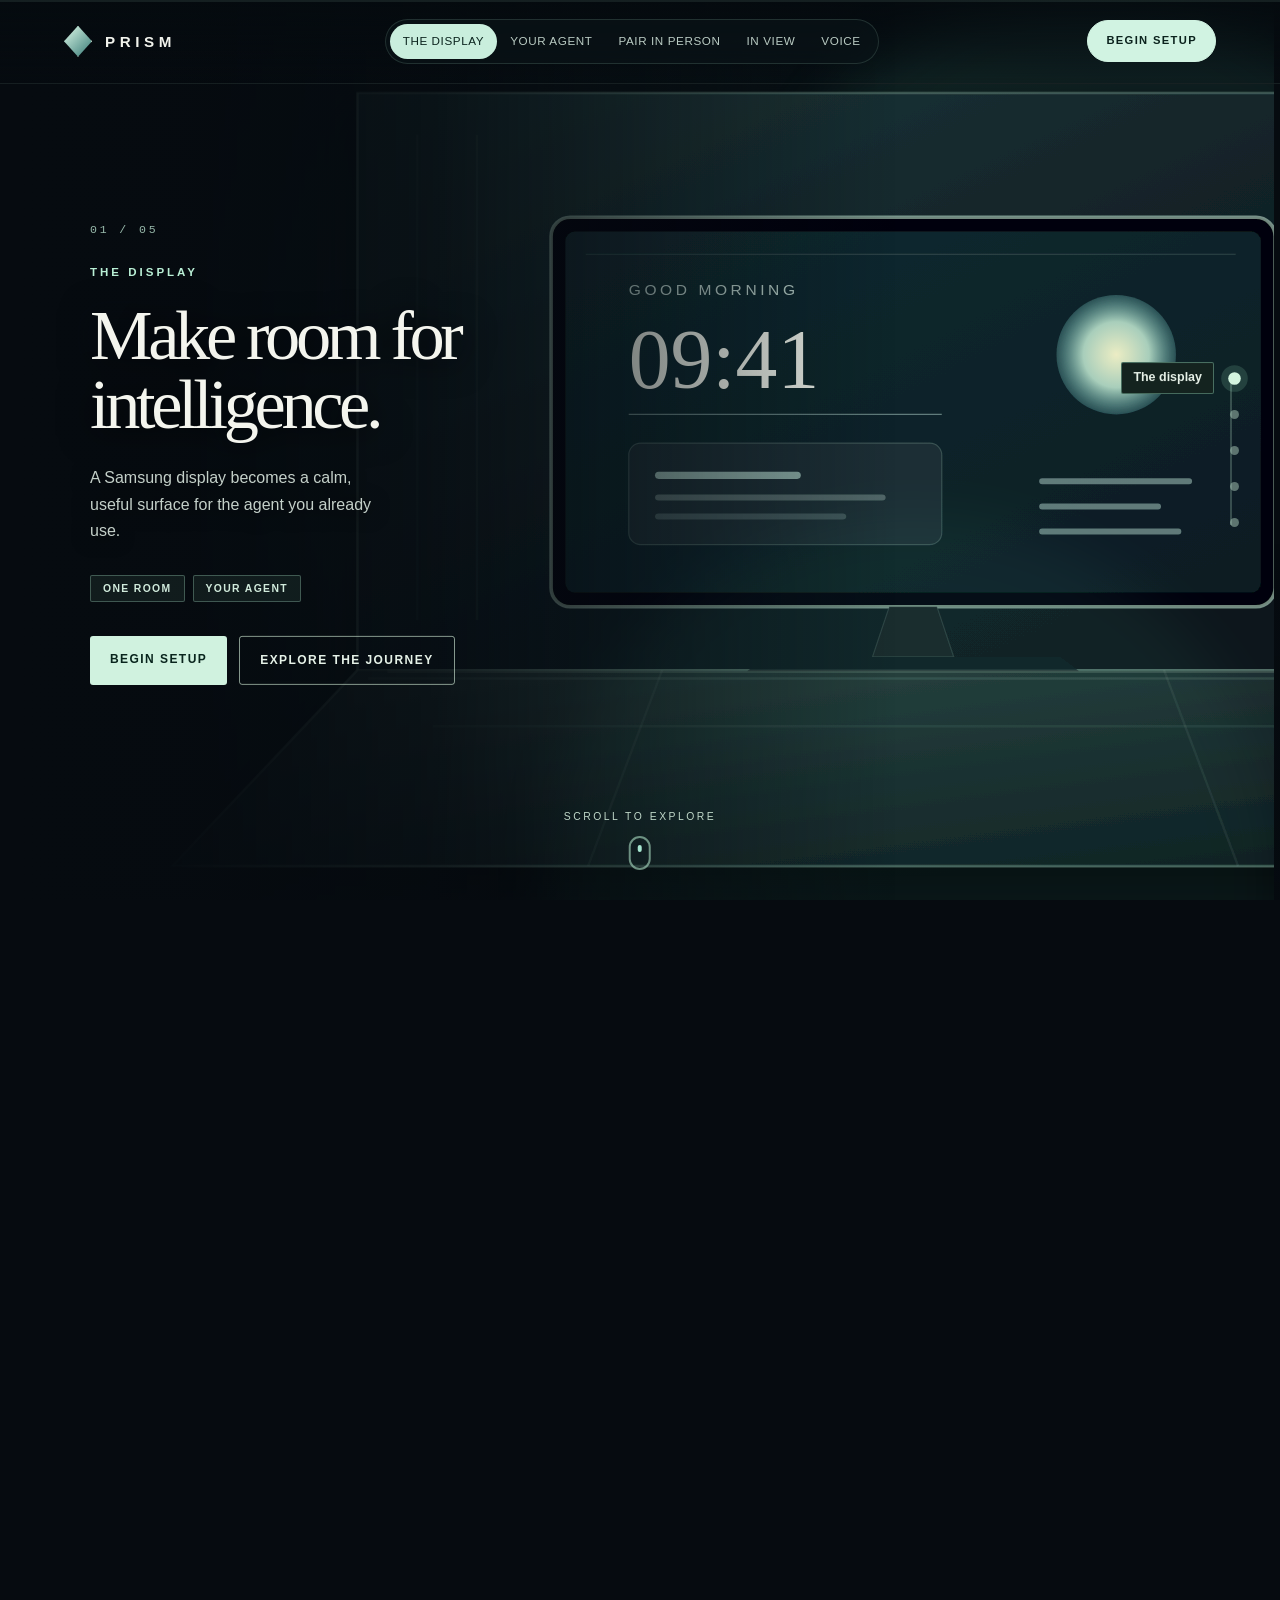
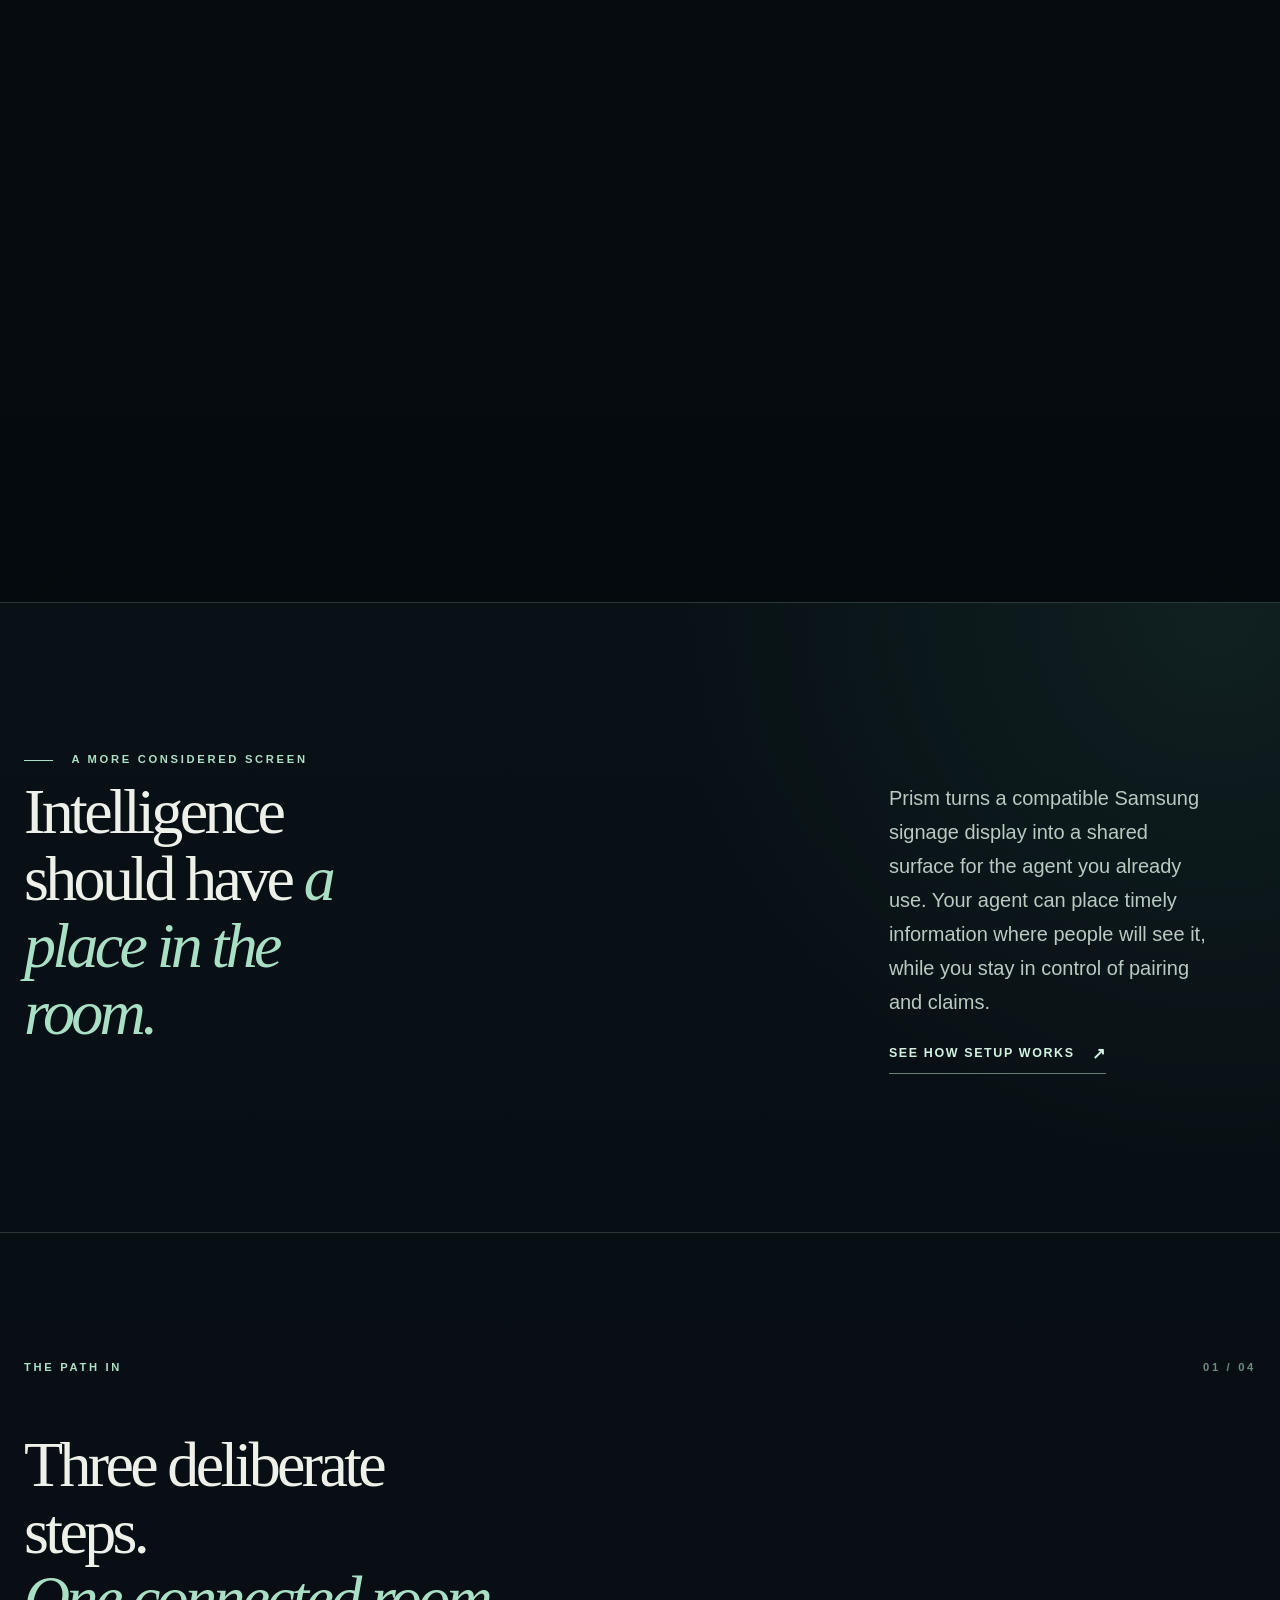
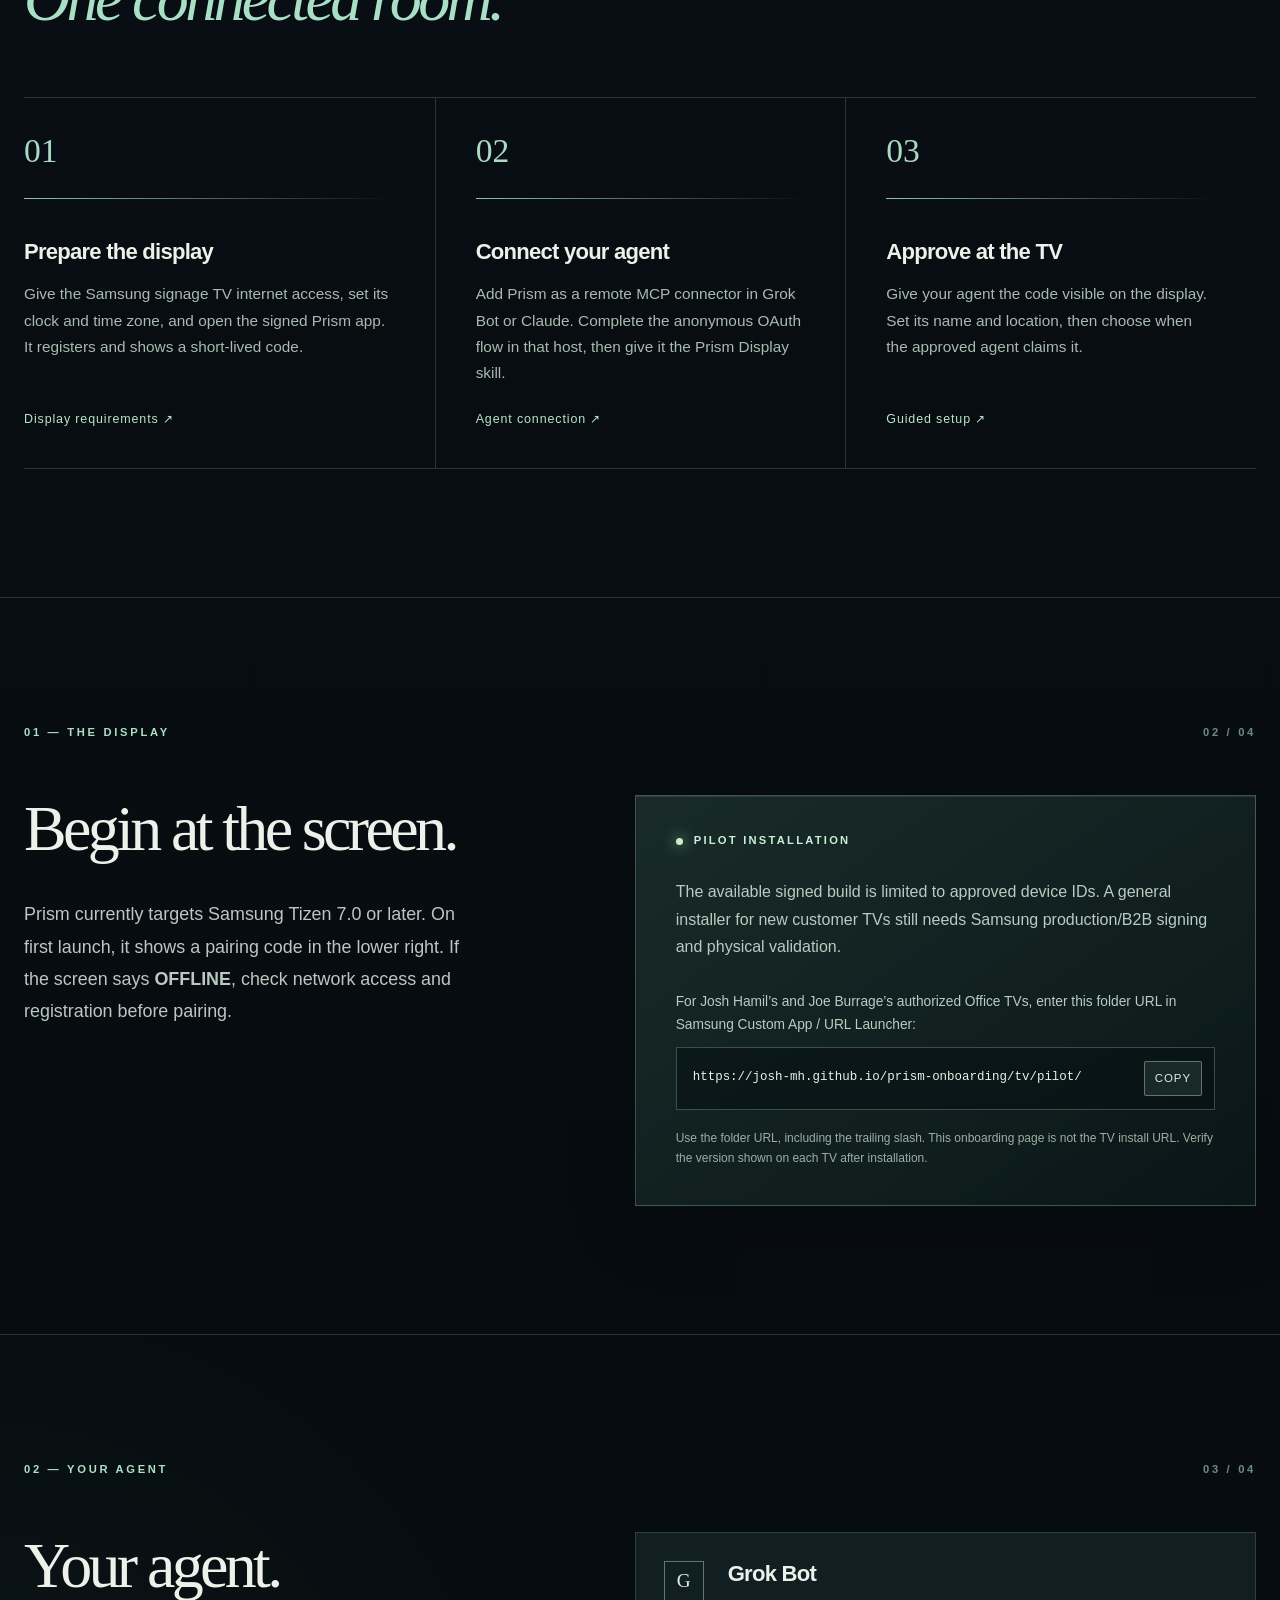
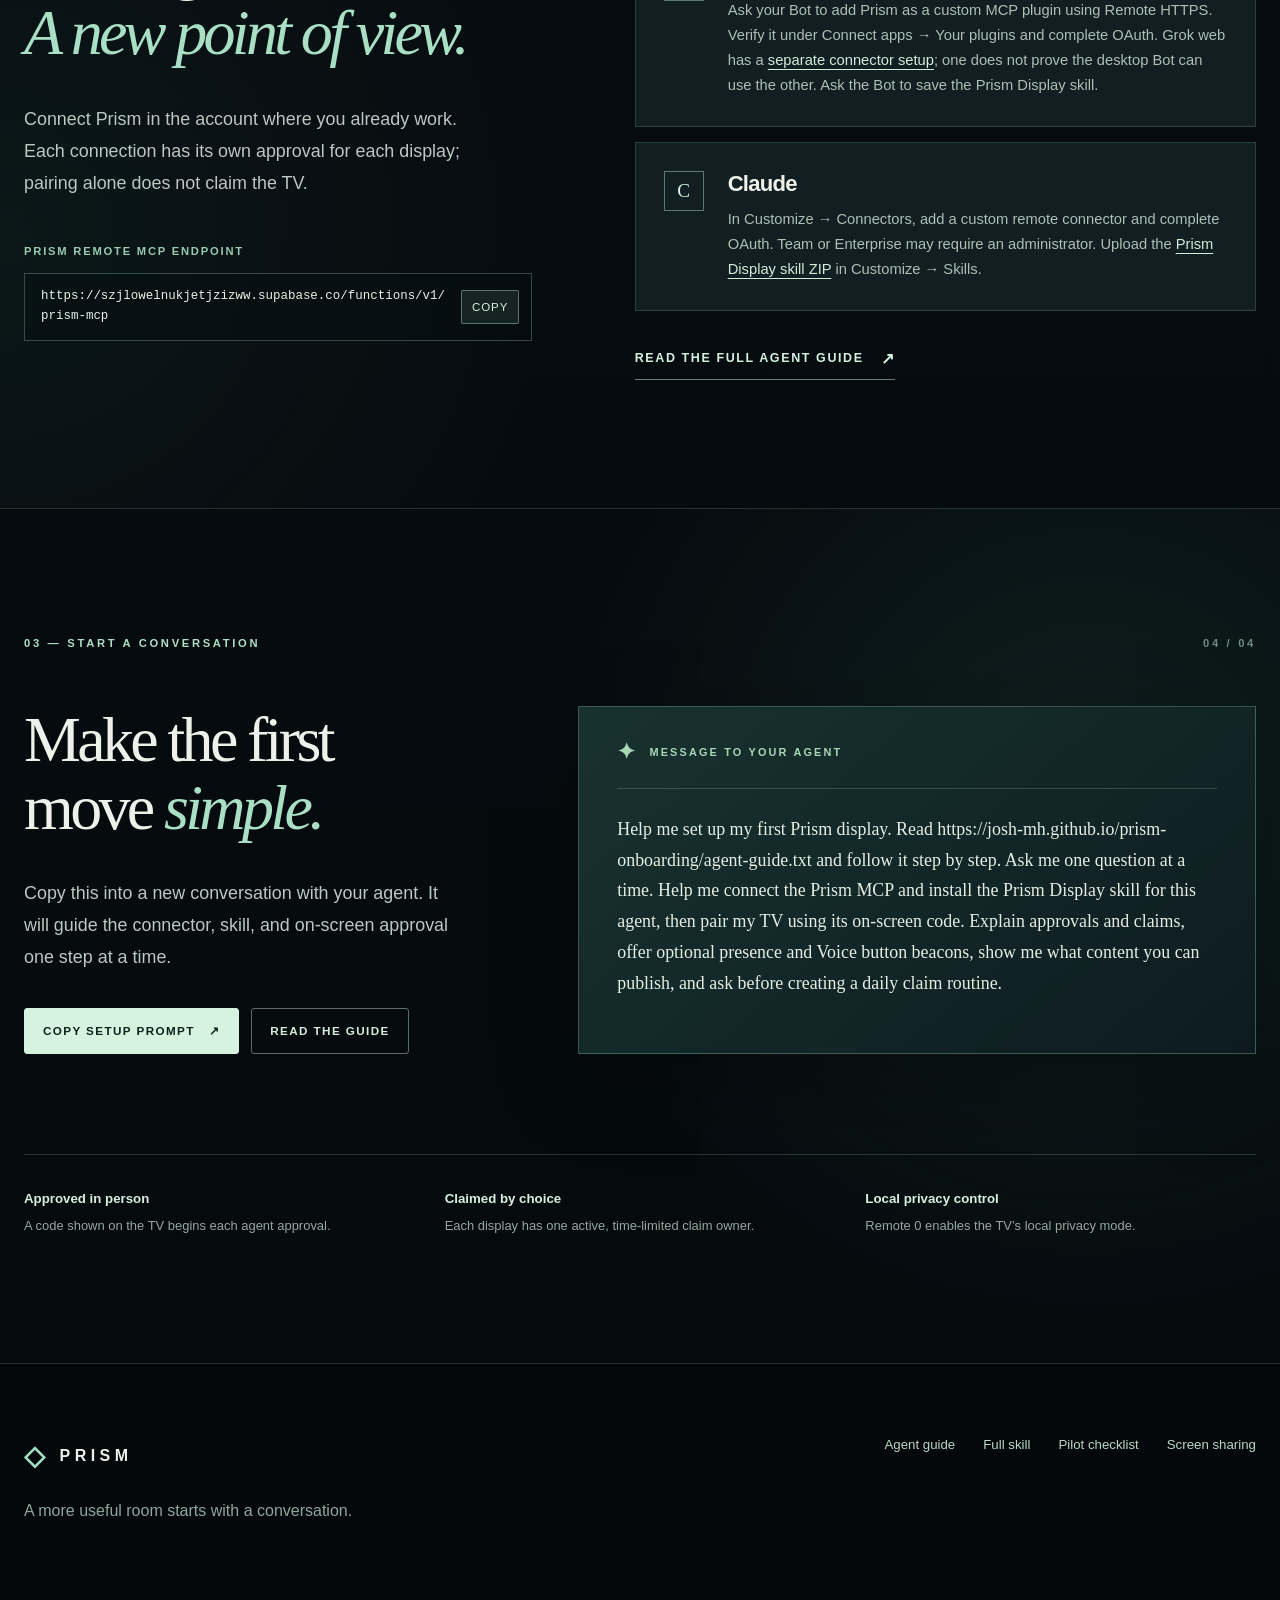
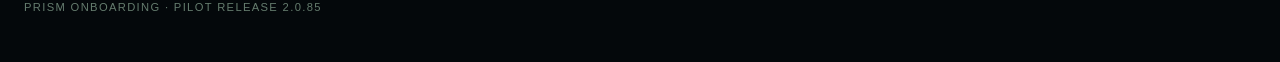
<file: index.html>
<!doctype html>
<html lang="en">
<head>
  <meta charset="utf-8">
  <meta name="viewport" content="width=device-width, initial-scale=1, viewport-fit=cover">
  <meta name="description" content="Prism brings the agent you already use into the room. Explore the display, then set it up with a guided, in-person pairing flow.">
  <meta name="theme-color" content="#060b10">
  <meta name="referrer" content="no-referrer">
  <meta http-equiv="Content-Security-Policy" content="default-src 'none'; img-src 'self'; style-src 'self' 'unsafe-inline'; script-src 'self'; base-uri 'none'; form-action 'none'">
  <title>Prism — Make room for intelligence</title>
  <link rel="icon" type="image/svg+xml" href="world/favicon.svg">
  <link rel="stylesheet" href="world/site.css?v=2">
  <script src="world/scrub-engine.js?v=2" defer></script>
  <script src="world/site.js?v=2" defer></script>
</head>
<body>
  <a class="skip-link" href="#start">Skip to setup</a>
  <div id="world" aria-label="Explore Prism in five scenes"></div>
  <main id="start" class="details">
    <section class="intro section-shell" aria-labelledby="intro-heading">
      <p class="eyebrow"><span class="eyebrow-line"></span> A more considered screen</p>
      <div class="intro-grid">
        <h2 id="intro-heading">Intelligence should have <em>a place in the room.</em></h2>
        <div class="intro-copy"><p>Prism turns a compatible Samsung signage display into a shared surface for the agent you already use. Your agent can place timely information where people will see it, while you stay in control of pairing and claims.</p><a class="text-link" href="#steps">See how setup works <span aria-hidden="true">↗</span></a></div>
      </div>
    </section>

    <section id="steps" class="steps section-shell" aria-labelledby="steps-heading">
      <div class="section-top"><p class="eyebrow">The path in</p><span class="section-index">01 / 04</span></div>
      <h2 id="steps-heading">Three deliberate steps.<br><em>One connected room.</em></h2>
      <div class="step-grid">
        <article class="step-card"><span class="step-number">01</span><div class="step-rule"></div><h3>Prepare the display</h3><p>Give the Samsung signage TV internet access, set its clock and time zone, and open the signed Prism app. It registers and shows a short-lived code.</p><a href="#display">Display requirements <span aria-hidden="true">↗</span></a></article>
        <article class="step-card"><span class="step-number">02</span><div class="step-rule"></div><h3>Connect your agent</h3><p>Add Prism as a remote MCP connector in Grok Bot or Claude. Complete the anonymous OAuth flow in that host, then give it the Prism Display skill.</p><a href="#connect">Agent connection <span aria-hidden="true">↗</span></a></article>
        <article class="step-card"><span class="step-number">03</span><div class="step-rule"></div><h3>Approve at the TV</h3><p>Give your agent the code visible on the display. Set its name and location, then choose when the approved agent claims it.</p><a href="#prompt">Guided setup <span aria-hidden="true">↗</span></a></article>
      </div>
    </section>

    <section id="display" class="display-section section-shell" aria-labelledby="display-heading">
      <div class="section-top"><p class="eyebrow">01 — The display</p><span class="section-index">02 / 04</span></div>
      <div class="split-section"><div><h2 id="display-heading">Begin at the screen.</h2><p class="section-lead">Prism currently targets Samsung Tizen 7.0 or later. On first launch, it shows a pairing code in the lower right. If the screen says <strong>OFFLINE</strong>, check network access and registration before pairing.</p></div><div class="info-panel"><div class="status-line"><span class="status-dot"></span><span>Pilot installation</span></div><p>The available signed build is limited to approved device IDs. A general installer for new customer TVs still needs Samsung production/B2B signing and physical validation.</p><p class="panel-caption">For Josh Hamil’s and Joe Burrage’s authorized Office TVs, enter this folder URL in Samsung Custom App / URL Launcher:</p><div class="copy-row"><code id="pilot-url">https://josh-mh.github.io/prism-onboarding/tv/pilot/</code><button type="button" data-copy-target="pilot-url" aria-label="Copy pilot installer URL">Copy</button></div><p class="micro">Use the folder URL, including the trailing slash. This onboarding page is not the TV install URL. Verify the version shown on each TV after installation.</p></div></div>
    </section>

    <section id="connect" class="connect-section section-shell" aria-labelledby="connect-heading">
      <div class="section-top"><p class="eyebrow">02 — Your agent</p><span class="section-index">03 / 04</span></div>
      <div class="split-section"><div><h2 id="connect-heading">Your agent.<br><em>A new point of view.</em></h2><p class="section-lead">Connect Prism in the account where you already work. Each connection has its own approval for each display; pairing alone does not claim the TV.</p><div class="connector-box"><span>Prism remote MCP endpoint</span><div class="copy-row"><code id="mcp-url">https://szjlowelnukjetjzizww.supabase.co/functions/v1/prism-mcp</code><button type="button" data-copy-target="mcp-url" aria-label="Copy Prism MCP URL">Copy</button></div></div></div><div class="agent-stack"><article class="agent-card"><div class="agent-symbol">G</div><div><h3>Grok Bot</h3><p>Ask your Bot to add Prism as a custom MCP plugin using Remote HTTPS. Verify it under Connect apps → Your plugins and complete OAuth. Grok web has a <a href="https://grok.com/connectors">separate connector setup</a>; one does not prove the desktop Bot can use the other. Ask the Bot to save the Prism Display skill.</p></div></article><article class="agent-card"><div class="agent-symbol">C</div><div><h3>Claude</h3><p>In Customize → Connectors, add a custom remote connector and complete OAuth. Team or Enterprise may require an administrator. Upload the <a href="prism-display-skill.zip">Prism Display skill ZIP</a> in Customize → Skills.</p></div></article><a class="text-link guide-link" href="agent-guide.txt">Read the full agent guide <span aria-hidden="true">↗</span></a></div></div>
    </section>

    <section id="prompt" class="prompt-section section-shell" aria-labelledby="prompt-heading">
      <div class="section-top"><p class="eyebrow">03 — Start a conversation</p><span class="section-index">04 / 04</span></div>
      <div class="prompt-grid"><div><h2 id="prompt-heading">Make the first move <em>simple.</em></h2><p class="section-lead">Copy this into a new conversation with your agent. It will guide the connector, skill, and on-screen approval one step at a time.</p><div class="prompt-actions"><button class="primary-button" type="button" data-copy-target="message">Copy setup prompt <span aria-hidden="true">↗</span></button><a class="secondary-button" href="agent-guide.txt">Read the guide</a></div></div><div class="prompt-card"><div class="prompt-card-top"><span class="prompt-glyph" aria-hidden="true">✦</span><span>MESSAGE TO YOUR AGENT</span></div><p id="message">Help me set up my first Prism display. Read https://josh-mh.github.io/prism-onboarding/agent-guide.txt and follow it step by step. Ask me one question at a time. Help me connect the Prism MCP and install the Prism Display skill for this agent, then pair my TV using its on-screen code. Explain approvals and claims, offer optional presence and Voice button beacons, show me what content you can publish, and ask before creating a daily claim routine.</p></div></div><div class="trust-strip"><div><strong>Approved in person</strong><span>A code shown on the TV begins each agent approval.</span></div><div><strong>Claimed by choice</strong><span>Each display has one active, time-limited claim owner.</span></div><div><strong>Local privacy control</strong><span>Remote 0 enables the TV’s local privacy mode.</span></div></div>
    </section>
  </main>
  <footer class="footer"><div class="footer-brand"><span class="footer-prism" aria-hidden="true">◇</span><span>PRISM</span></div><p>A more useful room starts with a conversation.</p><div class="footer-links"><a href="agent-guide.txt">Agent guide</a><a href="skills/prism-display/SKILL.md">Full skill</a><a href="pilot-test.md">Pilot checklist</a><a href="share/">Screen sharing</a></div><span class="footer-note">Prism onboarding · Pilot release 2.0.85</span></footer>
</body>
</html>
</file>
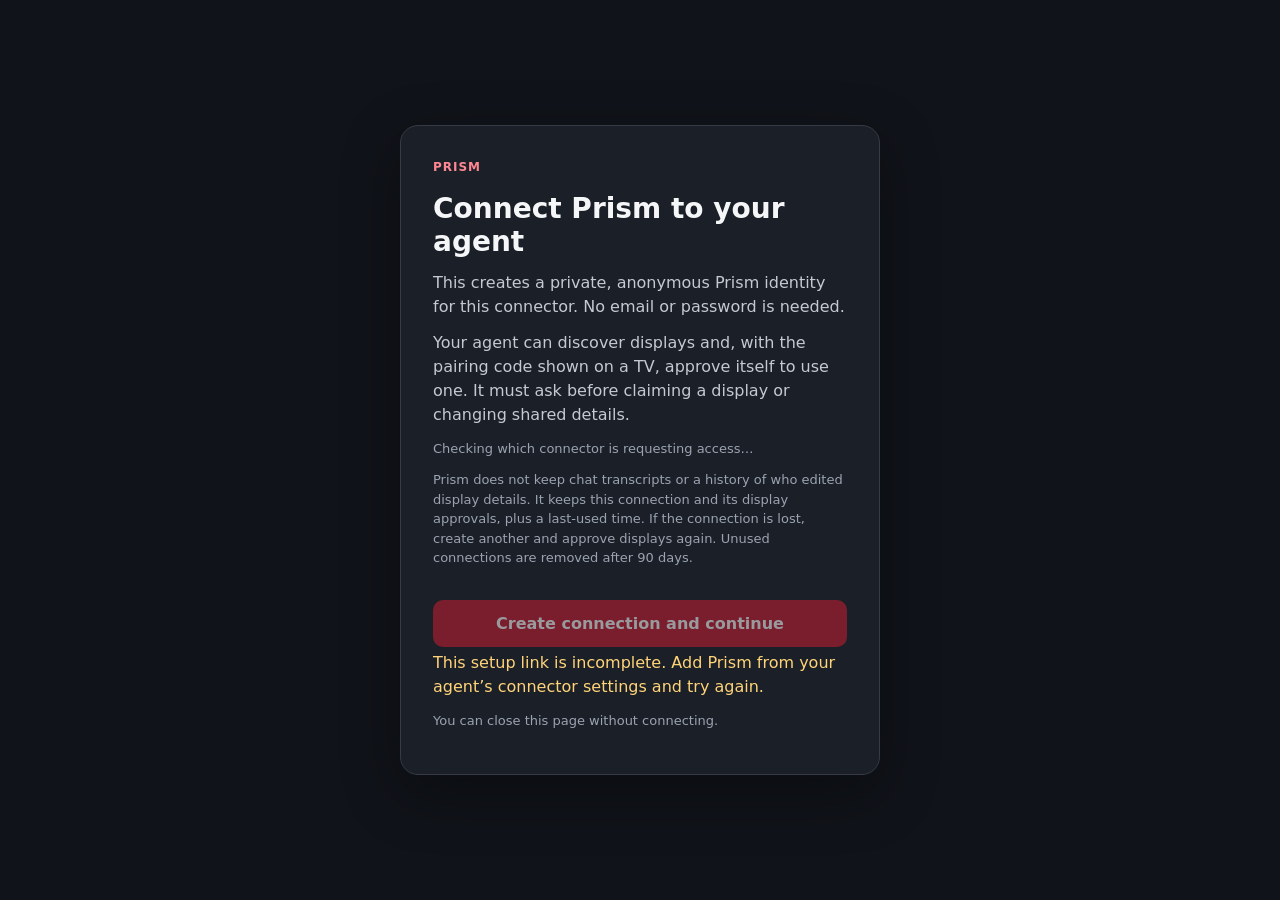
<file: oauth/index.html>
<!doctype html>
<html lang="en">
<head>
  <meta charset="utf-8">
  <meta name="viewport" content="width=device-width,initial-scale=1">
  <meta name="referrer" content="no-referrer">
  <meta name="robots" content="noindex,nofollow">
  <meta http-equiv="Content-Security-Policy" content="default-src 'none'; script-src 'self'; style-src 'self'; connect-src https://szjlowelnukjetjzizww.supabase.co; base-uri 'none'; form-action 'none'">
  <title>Connect Prism</title>
  <link rel="stylesheet" href="connect.css">
  <script src="connect.js" defer></script>
</head>
<body>
  <main class="card">
    <div class="brand">PRISM</div>
    <h1>Connect Prism to your agent</h1>
    <p>This creates a private, anonymous Prism identity for this connector. No email or password is needed.</p>
    <p>Your agent can discover displays and, with the pairing code shown on a TV, approve itself to use one. It must ask before claiming a display or changing shared details.</p>
    <p id="requester" class="fine">Checking which connector is requesting access…</p>
    <p class="fine">Prism does not keep chat transcripts or a history of who edited display details. It keeps this connection and its display approvals, plus a last-used time. If the connection is lost, create another and approve displays again. Unused connections are removed after 90 days.</p>
    <button id="connect" class="button" type="button" disabled>Create connection and continue</button>
    <div id="status" class="status" role="status" aria-live="polite"></div>
    <p class="fine">You can close this page without connecting.</p>
  </main>
</body>
</html>
</file>
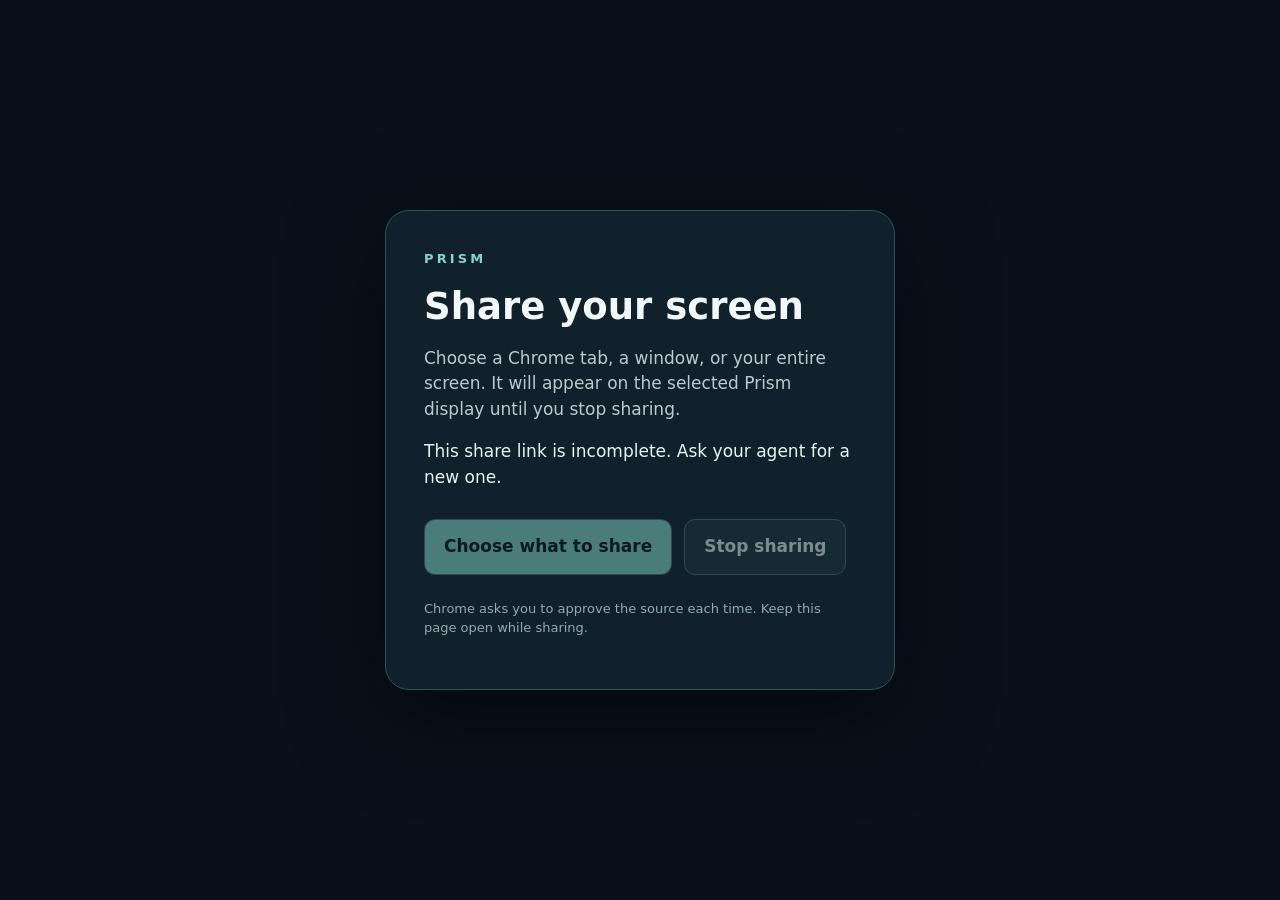
<file: share/index.html>
<!doctype html><html lang="en"><head><meta charset="utf-8"><meta name="viewport" content="width=device-width,initial-scale=1"><meta name="referrer" content="no-referrer"><meta name="robots" content="noindex,nofollow"><meta http-equiv="Content-Security-Policy" content="default-src 'none'; script-src 'unsafe-inline'; style-src 'unsafe-inline'; connect-src https://szjlowelnukjetjzizww.supabase.co; base-uri 'none'; form-action 'none'"><title>Share to Prism</title><style>
*{box-sizing:border-box}body{margin:0;min-height:100vh;display:grid;place-items:center;background:#08111b;color:#f2f7f7;font:17px/1.5 system-ui,-apple-system,sans-serif;padding:24px}.card{width:min(100%,510px);padding:38px;border:1px solid #375052;border-radius:24px;background:#10212b;box-shadow:0 24px 90px #0008}.brand{font-size:13px;letter-spacing:.24em;color:#86d6c7;font-weight:700}h1{font-size:37px;line-height:1.1;margin:18px 0}p{color:#b9cccd}.status{min-height:55px;color:#e9f4f1}.actions{display:flex;gap:12px;margin-top:25px}button{font:inherit;font-weight:650;border:1px solid #50716e;border-radius:11px;padding:14px 19px;background:#85d9c6;color:#08131a;cursor:pointer}button.secondary{background:#1c343e;color:#eaf5f2}button:disabled{opacity:.5;cursor:default}.small{font-size:13px;color:#91acab;margin-top:24px}
</style></head><body><main class="card"><div class="brand">PRISM</div><h1>Share your screen</h1><p>Choose a Chrome tab, a window, or your entire screen. It will appear on the selected Prism display until you stop sharing.</p><div id="status" class="status" role="status" aria-live="polite">Checking invitation…</div><div class="actions"><button id="start" disabled>Choose what to share</button><button id="stop" class="secondary" disabled>Stop sharing</button></div><p class="small">Chrome asks you to approve the source each time. Keep this page open while sharing.</p></main><script>
(()=>{'use strict';const status=document.getElementById('status'),start=document.getElementById('start'),stop=document.getElementById('stop');const parts=location.hash.slice(1).split('.');history.replaceState(null,'',location.pathname+location.search);const id=parts.shift(),invite=parts.join('.');let session='',stream=null,peer=null,timer=0,closed=false;const api=async(action,extra={})=>{const r=await fetch('https://szjlowelnukjetjzizww.supabase.co/functions/v1/prism-share',{method:'POST',headers:{'Content-Type':'application/json'},body:JSON.stringify({action,id,...extra})});const x=await r.json();if(!r.ok)throw Error(x.error||'Share service unavailable');return x};const set=s=>status.textContent=s;const gather=pc=>new Promise(resolve=>{if(pc.iceGatheringState==='complete')return resolve();const done=()=>{pc.removeEventListener('icegatheringstatechange',check);clearTimeout(t);resolve()};const check=()=>{if(pc.iceGatheringState==='complete')done()};pc.addEventListener('icegatheringstatechange',check);const t=setTimeout(done,12000)});const finish=async(send=true)=>{if(closed)return;closed=true;clearInterval(timer);start.disabled=true;stop.disabled=true;stream?.getTracks().forEach(t=>t.stop());peer?.close();if(send&&session)try{await api('stop',{session})}catch{}set('Sharing stopped. This link cannot be reused.')};
if(!/^[0-9a-f-]{36}$/i.test(id||'')||!/^[0-9a-f]{64}$/.test(invite||'')){set('This share link is incomplete. Ask your agent for a new one.');return}start.disabled=false;set('Ready. Choose what to share.');
start.onclick=async()=>{start.disabled=true;set('Choose a tab, window, or screen in Chrome…');try{stream=await navigator.mediaDevices.getDisplayMedia({video:{frameRate:30},audio:true,selfBrowserSurface:'exclude',surfaceSwitching:'include'});const redeemed=await api('redeem',{invite});session=redeemed.session;stop.disabled=false;stream.getVideoTracks()[0].addEventListener('ended',()=>void finish());const relay=redeemed.relayRequired===true;peer=new RTCPeerConnection({iceServers:redeemed.iceServers||[{urls:'stun:stun.l.google.com:19302'}],iceTransportPolicy:relay?'relay':'all'});for(const track of stream.getTracks())peer.addTrack(track,stream);peer.oniceconnectionstatechange=()=>{if(peer&&peer.iceConnectionState!=='connected')set('ICE '+peer.iceConnectionState+' · '+peer.connectionState)};peer.onconnectionstatechange=()=>{if(peer?.connectionState==='connected')set('Sharing to '+redeemed.displayName+'.');if(['failed','closed'].includes(peer?.connectionState))void finish()};const offer=await peer.createOffer();await peer.setLocalDescription(offer);await gather(peer);const lanIp=new URLSearchParams(location.search).get('lanIp');const localOffer=peer.localDescription;const description=!relay&&lanIp&&/^(?:\d{1,3}\.){3}\d{1,3}$/.test(lanIp)?{type:localOffer.type,sdp:localOffer.sdp.replace(/(?<=\s)[0-9a-f-]+\.local(?=\s)/gi,lanIp)}:localOffer;await api('offer',{session,description});set('Connecting to '+redeemed.displayName+'…');timer=setInterval(async()=>{try{const reply=await api('poll',{session});if(reply.status==='ended')return void finish(false);if(reply.answer&&!peer.currentRemoteDescription){await peer.setRemoteDescription(reply.answer);set('Connecting video…')}}catch(e){set(e.message||'Connection interrupted')}} ,850)}catch(e){stream?.getTracks().forEach(t=>t.stop());set(e.name==='NotAllowedError'?'Screen sharing was cancelled.':e.message||'Could not start sharing.');start.disabled=!!session}};
stop.onclick=()=>void finish();addEventListener('pagehide',()=>void finish());
})();
</script></body></html>
</file>
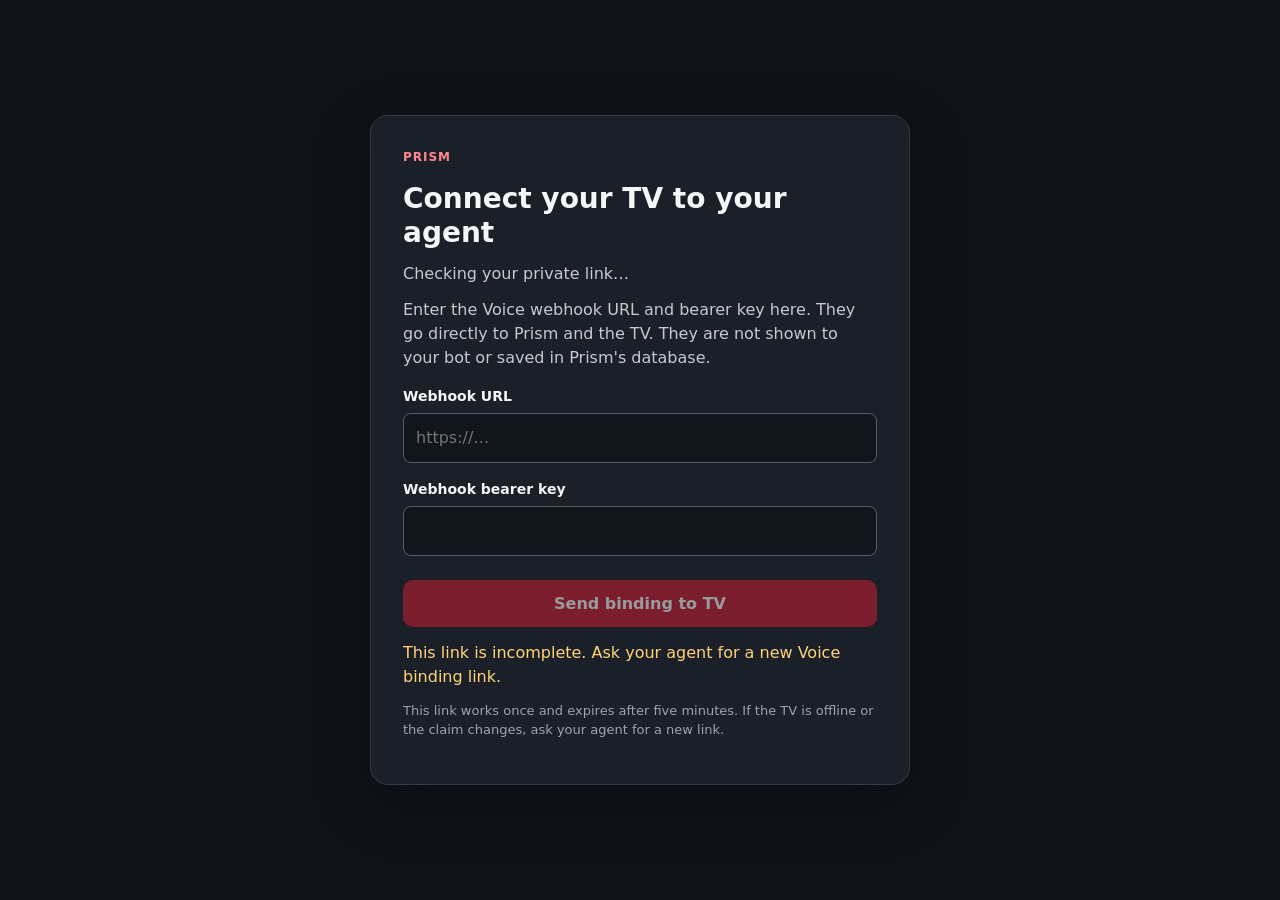
<file: voice-bind/index.html>
<!doctype html>
<html lang="en">
<head>
  <meta charset="utf-8">
  <meta name="viewport" content="width=device-width,initial-scale=1">
  <meta name="referrer" content="no-referrer">
  <meta name="robots" content="noindex,nofollow">
  <meta http-equiv="Cache-Control" content="no-store">
  <meta http-equiv="Content-Security-Policy" content="default-src 'none'; script-src 'self'; style-src 'self'; connect-src https://szjlowelnukjetjzizww.supabase.co; base-uri 'none'; form-action 'none'">
  <title>Bind Prism Voice</title>
  <link rel="stylesheet" href="bind.css">
  <script src="bind.js" defer></script>
</head>
<body>
  <main class="card">
    <div class="brand">PRISM</div>
    <h1>Connect your TV to your agent</h1>
    <p id="display">Checking your private link…</p>
    <p>Enter the Voice webhook URL and bearer key here. They go directly to Prism and the TV. They are not shown to your bot or saved in Prism's database.</p>
    <form id="form" autocomplete="off">
      <label for="webhookUrl">Webhook URL</label>
      <input id="webhookUrl" type="url" inputmode="url" maxlength="2048" placeholder="https://…" required autocomplete="off" spellcheck="false">
      <label for="webhookKey">Webhook bearer key</label>
      <input id="webhookKey" type="password" minlength="16" maxlength="2000" required autocomplete="off" spellcheck="false">
      <p id="presenceNote" class="fine" hidden>This TV has an active presence beacon. Re-enter its identity to keep it working.</p>
      <fieldset id="presence" hidden><legend>Presence beacon</legend><label for="presenceUuid">UUID</label><input id="presenceUuid" autocomplete="off" spellcheck="false"><label for="presenceMajor">Major</label><input id="presenceMajor" type="number" min="0" max="65535"><label for="presenceMinor">Minor</label><input id="presenceMinor" type="number" min="0" max="65535"></fieldset>
      <p id="voiceButtonNote" class="fine" hidden>This TV has an active Voice button beacon. Re-enter its identity to keep it working.</p>
      <fieldset id="voiceButton" hidden><legend>Voice button beacon</legend><label for="voiceButtonUuid">UUID</label><input id="voiceButtonUuid" autocomplete="off" spellcheck="false"><label for="voiceButtonMajor">Major</label><input id="voiceButtonMajor" type="number" min="0" max="65535"><label for="voiceButtonMinor">Minor</label><input id="voiceButtonMinor" type="number" min="0" max="65535"></fieldset>
      <button id="submit" type="submit" disabled>Send binding to TV</button>
    </form>
    <div id="status" role="status" aria-live="polite"></div>
    <p class="fine">This link works once and expires after five minutes. If the TV is offline or the claim changes, ask your agent for a new link.</p>
  </main>
</body>
</html>
</file>
<file: world/site.css>
:root{color-scheme:dark;--ink:#edf1e9;--muted:#a9b9b5;--mint:#a7e6d0;--bg:#060b10;--line:rgba(180,221,205,.19)}
*{box-sizing:border-box}
html{scroll-behavior:smooth}
body{margin:0;background:var(--bg);color:var(--ink);font:16px/1.6 -apple-system,BlinkMacSystemFont,"Segoe UI",Arial,sans-serif;overflow-x:hidden}
a{color:inherit;text-decoration-thickness:1px;text-underline-offset:4px}
button{font:inherit}
:focus-visible{outline:2px solid var(--mint);outline-offset:4px}
.skip-link{position:fixed;left:1rem;top:-5rem;z-index:200;background:#d0f5df;color:#06120e;padding:.65rem 1rem;border-radius:4px}.skip-link:focus{top:1rem}
#world{--sw-bg:#060b10;--sw-ink:#f1f3ec;--sw-ink-soft:#bdcbc6;--sw-accent:#a7e6d0;--sw-font-display:Georgia,"Iowan Old Style",serif;--sw-font-body:-apple-system,BlinkMacSystemFont,"Segoe UI",Arial,sans-serif}
#world .sw-sky{background:#060b10}#world .sw-particles{display:none}
#world .sw-stage::after{content:"";position:fixed;inset:0;background:linear-gradient(90deg,rgba(4,10,14,.16),transparent 68%),linear-gradient(0deg,rgba(4,10,14,.2),transparent 40%);pointer-events:none}
#world .sw-topbar{padding:19px clamp(22px,5vw,80px);background:linear-gradient(180deg,rgba(5,11,15,.87),rgba(5,11,15,0));border-bottom:1px solid rgba(186,224,205,.09)}
#world .sw-brand{gap:13px}#world .sw-brand__mark{width:28px;height:31px;border:1px solid rgba(224,252,234,.65);border-radius:0;clip-path:polygon(50% 0,100% 50%,50% 100%,0 50%);background:linear-gradient(135deg,#d9f6e5,#397c78);box-shadow:0 0 24px rgba(142,226,193,.2)}
#world .sw-brand__name{font:600 .95rem/1 -apple-system,BlinkMacSystemFont,"Segoe UI",Arial,sans-serif;letter-spacing:.3em}
#world .sw-nav{gap:0;background:rgba(12,23,27,.55);border-color:rgba(169,214,194,.16);backdrop-filter:blur(20px);padding:4px}
#world .sw-nav__item{font-size:.73rem;letter-spacing:.05em;text-transform:uppercase;color:#bacbc3;padding:8px 13px}#world .sw-nav__item:hover{color:#fff}#world .sw-nav__item.is-active{background:#c9eedd;color:#0b241e}
#world .sw-topcta{background:#d1f3e2;color:#0b221d;text-transform:uppercase;font-size:.7rem;letter-spacing:.12em;padding:11px 18px;font-weight:800;border:1px solid #d1f3e2}
#world .sw-copylayer::before{width:min(70vw,1040px);background:linear-gradient(90deg,#060b10 2%,rgba(6,11,16,.98) 20%,rgba(6,11,16,.82) 48%,rgba(6,11,16,0) 100%)}
#world .sw-copy{left:clamp(28px,7vw,116px);top:48%;width:min(43vw,650px)}
#world .sw-copy__num{font-size:.72rem;color:#97b8aa;letter-spacing:.25em}
#world .sw-copy__eyebrow{color:#b9efd5;font:700 .72rem/1.2 -apple-system,BlinkMacSystemFont,"Segoe UI",Arial,sans-serif;letter-spacing:.26em;margin-top:25px}
#world .sw-copy__title{color:#f4f5ee;font-family:Georgia,"Iowan Old Style",serif;font-size:clamp(3.5rem,5.5vw,6.5rem);font-weight:400;line-height:.98;letter-spacing:-.062em;margin:22px 0 0;text-shadow:0 3px 35px #060b10}
#world .sw-copy__body{font-size:clamp(1rem,1.24vw,1.25rem);line-height:1.65;color:#c4d0c9;max-width:34ch;margin:26px 0 0;text-shadow:0 2px 20px #060b10}
#world .sw-copy__tags{margin-top:30px;gap:8px}#world .sw-copy__tags li{background:rgba(152,229,195,.08);border:1px solid rgba(176,231,205,.3);border-radius:2px;padding:6px 12px;color:#d0eadb;font:600 .65rem/1.3 -apple-system,BlinkMacSystemFont,"Segoe UI",Arial,sans-serif;letter-spacing:.13em;text-transform:uppercase}
#world .sw-copy__cta{margin-top:34px}#world .sw-btn{border-radius:3px;font-size:.75rem;letter-spacing:.12em;text-transform:uppercase;font-weight:800;padding:14px 20px}#world .sw-btn--primary{background:#d0f2df;color:#09251d}#world .sw-btn--ghost{color:#e5f1e7;border-color:rgba(219,245,224,.6)}
#world .sw-route{right:clamp(16px,2.5vw,40px)}#world .sw-route::before{background:#a4cdb6}#world .sw-route__dot i{background:rgba(190,223,204,.45)}#world .sw-route__dot.is-active i{background:#d4f5df;box-shadow:0 0 0 5px rgba(157,226,192,.16)}#world .sw-route__label{color:#e7f1e8;background:#14231f;border-radius:2px;border-color:rgba(153,224,194,.4)}
#world .sw-hint{bottom:30px;color:#c0d8c9;letter-spacing:.24em;font-size:.65rem}#world .sw-hint i{border-color:rgba(178,229,202,.58)}#world .sw-hint i::after{background:#a7e6d0}
#world .sw-scrollbar{height:2px;background:rgba(166,211,190,.1)}#world .sw-scrollbar span{background:#c5ecd5}
body.past-world #world .sw-sky,body.past-world #world .sw-stage,body.past-world #world .sw-copylayer,body.past-world #world .sw-route,body.past-world #world .sw-hint{opacity:0;pointer-events:none}
body.past-world #world .sw-nav{opacity:0;pointer-events:none}
body.past-world #world .sw-nav,body.past-world #world .sw-route{visibility:hidden}
#world .sw-sky,#world .sw-stage,#world .sw-copylayer,#world .sw-route{transition:opacity .35s ease}
.details{position:relative;z-index:30;background:linear-gradient(180deg,#081116,#080d12 35%,#050a0d);box-shadow:0 -50px 90px #050b0e}
.details section[id]{scroll-margin-top:90px}
.section-shell{padding:clamp(88px,10vw,160px) max(24px,calc((100vw - 1320px)/2));border-top:1px solid var(--line)}
.eyebrow,.section-index{font-size:.7rem;line-height:1.2;letter-spacing:.24em;text-transform:uppercase;color:#addfc6;font-weight:750}.eyebrow-line{display:inline-block;width:29px;border-top:1px solid currentColor;vertical-align:middle;margin-right:13px}
.section-top{display:flex;justify-content:space-between;align-items:center;margin-bottom:56px}.section-top .eyebrow{margin:0}.section-index{color:#6e8b80}
h1,h2,h3,p{margin-top:0}h1,h2{font-family:Georgia,"Iowan Old Style",serif;font-weight:400;letter-spacing:-.057em;line-height:1.05}h1 em,h2 em{font-weight:400;color:#a9dfc5}h1{font-size:clamp(3rem,6.3vw,7.1rem);margin-bottom:0}h2{font-size:clamp(2.9rem,5vw,5.5rem);margin-bottom:36px}h3{font-weight:550;font-size:1.38rem;letter-spacing:-.035em;line-height:1.2}
.intro{padding-top:150px;padding-bottom:150px;background:radial-gradient(circle at 95% 2%,rgba(66,120,100,.14),transparent 40%)}.intro-grid{display:grid;grid-template-columns:1.35fr .65fr;gap:8vw;align-items:end}.intro h2{max-width:12ch}.intro-copy{max-width:37ch;padding-bottom:8px}.intro-copy p{font-size:1.25rem;color:#bac9c1;line-height:1.7}
.text-link{display:inline-flex;align-items:center;gap:17px;color:#d2f2df;text-decoration:none;border-bottom:1px solid rgba(196,238,214,.5);padding:0 0 7px;font-size:.78rem;text-transform:uppercase;letter-spacing:.13em;font-weight:750}.text-link span{font-size:1rem;transition:transform .2s}.text-link:hover span{transform:translate(3px,-3px)}
.steps h2{max-width:15ch}.step-grid{display:grid;grid-template-columns:repeat(3,minmax(0,1fr));border-top:1px solid var(--line);border-bottom:1px solid var(--line);margin-top:65px}.step-card{padding:36px 40px 38px 0;min-height:315px;display:flex;flex-direction:column}.step-card+ .step-card{border-left:1px solid var(--line);padding-left:40px}.step-number{font-family:Georgia,serif;color:#acd9c3;font-size:2.1rem;line-height:1}.step-rule{height:1px;background:linear-gradient(90deg,#8dc5a6,transparent);margin:30px 0 40px}.step-card h3{margin-bottom:16px}.step-card p{color:#a8bbb0;font-size:.96rem;line-height:1.7;margin-bottom:24px}.step-card a{color:#b8e5ca;margin-top:auto;font-size:.78rem;letter-spacing:.07em;text-decoration:none}.step-card a:hover{text-decoration:underline}
.split-section{display:grid;grid-template-columns:.9fr 1.1fr;gap:clamp(50px,8vw,145px);align-items:start}.section-lead{max-width:44ch;color:#b9c8c0;font-size:1.12rem;line-height:1.8}.info-panel{background:linear-gradient(145deg,rgba(35,61,54,.63),rgba(10,24,25,.84));border:1px solid rgba(171,224,192,.28);padding:36px 40px;box-shadow:inset 0 1px rgba(236,255,239,.1),0 22px 70px rgba(0,0,0,.16)}.info-panel p{color:#bacbc0;line-height:1.72}.status-line{display:flex;align-items:center;gap:11px;text-transform:uppercase;letter-spacing:.2em;font-size:.7rem;color:#c9f0d7;font-weight:800;margin-bottom:28px}.status-dot{width:7px;height:7px;border-radius:50%;background:#c9edcb;box-shadow:0 0 14px #9ad8a4}.panel-caption{font-size:.86rem;margin:29px 0 10px}.copy-row{display:flex;gap:14px;align-items:center;justify-content:space-between;padding:13px 12px 13px 16px;border:1px solid rgba(181,226,205,.28);background:rgba(4,14,18,.53)}.copy-row code{color:#e3f4e8;overflow-wrap:anywhere;font:.78rem/1.6 ui-monospace,SFMono-Regular,Menlo,monospace}.copy-row button{flex:none;border:1px solid rgba(194,237,213,.4);background:rgba(171,234,199,.1);color:#d6f3df;border-radius:2px;padding:7px 10px;font-size:.72rem;text-transform:uppercase;letter-spacing:.08em;cursor:pointer}.copy-row button:hover{background:rgba(171,234,199,.22)}.info-panel .micro{font-size:.75rem;color:#9caea3;margin:18px 0 0}
.connect-section{background:radial-gradient(circle at 0 65%,rgba(44,108,86,.12),transparent 40%)}.connector-box{margin-top:44px}.connector-box>span{display:block;color:#99c9ae;text-transform:uppercase;letter-spacing:.16em;font-weight:700;font-size:.7rem;margin-bottom:12px}.agent-stack{display:flex;flex-direction:column;gap:15px}.agent-card{display:grid;grid-template-columns:44px 1fr;gap:20px;background:rgba(20,38,40,.75);border:1px solid rgba(177,222,203,.18);padding:28px}.agent-symbol{display:grid;place-items:center;height:40px;width:40px;border:1px solid rgba(190,234,211,.44);color:#d7f3e1;font:1.2rem Georgia,serif}.agent-card h3{margin:0 0 10px}.agent-card p{margin:0;color:#aebfb4;line-height:1.7;font-size:.92rem}.agent-card a{color:#d1ecd8}.guide-link{align-self:flex-start;margin-top:20px}
.prompt-section{background:radial-gradient(circle at 85% 35%,rgba(49,114,94,.2),transparent 43%)}.prompt-grid{display:grid;grid-template-columns:.8fr 1.2fr;gap:clamp(45px,8vw,150px)}.prompt-grid h2{max-width:10ch}.prompt-actions{display:flex;gap:12px;flex-wrap:wrap;margin-top:35px}.primary-button,.secondary-button{display:inline-flex;align-items:center;gap:14px;border-radius:3px;padding:14px 18px;font-size:.73rem;line-height:1.3;letter-spacing:.12em;text-transform:uppercase;font-weight:800;text-decoration:none;cursor:pointer}.primary-button{background:#d5f3df;color:#09251c;border:1px solid #d5f3df}.secondary-button{border:1px solid rgba(205,238,214,.43);color:#d5ecdb;background:transparent}.primary-button:hover{background:#f0fff2}.secondary-button:hover{background:rgba(195,235,205,.1)}.prompt-card{border:1px solid rgba(173,223,197,.28);background:linear-gradient(140deg,#18322f,#0d1b20);padding:34px 38px;box-shadow:0 28px 80px rgba(0,0,0,.25)}.prompt-card-top{display:flex;gap:12px;align-items:center;color:#a7d7b6;letter-spacing:.2em;font-size:.68rem;font-weight:800;padding-bottom:24px;border-bottom:1px solid rgba(192,228,203,.2)}.prompt-glyph{font-size:1.4rem;line-height:1}.prompt-card p{font:1.12rem/1.72 Georgia,"Iowan Old Style",serif;color:#e4eee3;margin:25px 0 0}.trust-strip{display:grid;grid-template-columns:repeat(3,1fr);gap:30px;margin-top:100px;border-top:1px solid var(--line);padding-top:33px}.trust-strip div{display:flex;flex-direction:column;gap:7px}.trust-strip strong{color:#d8efdf;font-size:.83rem}.trust-strip span{color:#94a99e;font-size:.81rem;line-height:1.5}
.footer{position:relative;z-index:30;background:#04080b;border-top:1px solid var(--line);padding:70px max(24px,calc((100vw - 1320px)/2)) 45px;display:grid;grid-template-columns:1fr 1fr;gap:20px}.footer-brand{display:flex;gap:10px;align-items:center;letter-spacing:.28em;font-weight:700}.footer-prism{font-size:1.7rem;color:#a4dec2}.footer p{grid-column:1;color:#91a69a}.footer-links{grid-column:2;grid-row:1 / span 2;display:flex;flex-wrap:wrap;gap:13px 28px;justify-content:flex-end;align-items:start}.footer-links a{color:#b9d8c4;font-size:.83rem;text-decoration:none}.footer-links a:hover{text-decoration:underline}.footer-note{grid-column:1 / -1;color:#657c6e;font-size:.7rem;letter-spacing:.12em;text-transform:uppercase;margin-top:40px}
@media(max-width:1100px){.section-shell{padding-left:6vw;padding-right:6vw}.split-section{gap:6vw}.footer{padding-left:6vw;padding-right:6vw}}
@media(max-width:860px){#world .sw-copylayer::before{width:100%;height:69%;top:auto;bottom:0;background:linear-gradient(0deg,#060b10 0%,rgba(6,11,16,.97) 38%,rgba(6,11,16,.35) 79%,transparent 100%)}#world .sw-copy{left:24px;right:38px;top:auto;bottom:calc(75px + env(safe-area-inset-bottom));width:auto;max-width:620px}#world .sw-copy__title{font-size:clamp(2.75rem,10vw,4.25rem);max-width:11ch;margin-top:12px}#world .sw-copy__eyebrow{margin-top:13px}#world .sw-copy__body{font-size:1rem;line-height:1.52;margin-top:14px;max-width:34ch}#world .sw-copy__tags{margin-top:18px}#world .sw-copy__cta{margin-top:20px}#world .sw-btn{padding:11px 14px;font-size:.65rem}#world .sw-topbar{padding:15px 22px}#world .sw-route{right:2px;top:43%}#world .sw-hint{display:none}.intro-grid,.split-section,.prompt-grid{grid-template-columns:1fr;gap:42px}.intro h2{max-width:13ch}.step-grid{grid-template-columns:1fr}.step-card,.step-card+.step-card{min-height:0;padding:30px 0;border-left:0}.step-card+.step-card{border-top:1px solid var(--line)}.step-rule{margin:20px 0 25px}.trust-strip{margin-top:65px;grid-template-columns:1fr;gap:20px}.section-shell{padding-top:90px;padding-bottom:90px}.intro{padding-top:115px}.footer{grid-template-columns:1fr}.footer-links{grid-column:1;grid-row:auto;justify-content:flex-start}.footer p{grid-column:1}}
@media(max-width:520px){#world .sw-brand__name{font-size:.78rem}#world .sw-topcta{font-size:.61rem;padding:9px 12px}#world .sw-copy__title{font-size:clamp(2.45rem,10.5vw,3.4rem)}#world .sw-copy__body{font-size:.88rem}#world .sw-copy__tags li{font-size:.55rem;padding:5px 8px}#world .sw-copy__cta{gap:8px}#world .sw-btn{font-size:.59rem;padding:9px 11px}.section-shell{padding-left:22px;padding-right:22px}.intro{padding-top:90px}.section-top{margin-bottom:35px}.section-index{display:none}.info-panel,.prompt-card{padding:25px 22px}.copy-row{align-items:flex-start;flex-direction:column}.copy-row button{align-self:flex-end}.agent-card{padding:22px;grid-template-columns:32px 1fr;gap:14px}.agent-symbol{width:32px;height:32px;font-size:1rem}}
@media(prefers-reduced-motion:reduce){html{scroll-behavior:auto}#world .sw-sky,#world .sw-stage,#world .sw-copylayer,#world .sw-route,#world .sw-btn,.text-link span{transition:none}#world .sw-scene__still{transform:none!important}}
</file>
<file: oauth/connect.css>
*{box-sizing:border-box}
body{margin:0;min-height:100vh;display:grid;place-items:center;background:#101319;color:#f5f6f8;font:16px/1.5 system-ui,-apple-system,sans-serif;padding:24px}
.card{width:min(100%,480px);padding:32px;border:1px solid #353a44;border-radius:18px;background:#1b1f27;box-shadow:0 18px 60px #0005}
h1{font-size:28px;line-height:1.2;margin:0 0 12px}
p{color:#c4c9d2;margin:12px 0}
.fine{font-size:13px;color:#9ba3b1}
.button{width:100%;margin:20px 0 4px;border:0;border-radius:10px;padding:14px 18px;background:#c81e32;color:white;font:600 16px system-ui;cursor:pointer}
.button:disabled{opacity:.55;cursor:wait}
.status{min-height:24px;color:#ffd479}
.brand{font-weight:700;letter-spacing:.08em;color:#ff8793;font-size:12px;margin-bottom:16px}
</file>
<file: voice-bind/bind.css>
*{box-sizing:border-box}body{margin:0;min-height:100vh;display:grid;place-items:center;background:#101319;color:#f5f6f8;font:16px/1.5 system-ui,-apple-system,sans-serif;padding:24px}.card{width:min(100%,540px);padding:32px;border:1px solid #353a44;border-radius:18px;background:#1b1f27;box-shadow:0 18px 60px #0005}.brand{font-weight:700;letter-spacing:.08em;color:#ff8793;font-size:12px;margin-bottom:16px}h1{font-size:28px;line-height:1.2;margin:0 0 12px}p{color:#c4c9d2;margin:12px 0}.fine{font-size:13px;color:#9ba3b1}label{display:block;font-size:14px;font-weight:600;margin:16px 0 6px}input{width:100%;padding:12px;border:1px solid #555d6b;border-radius:8px;background:#11151c;color:white;font:inherit}input:focus{outline:2px solid #ff8793;outline-offset:2px}fieldset{margin:20px 0;padding:14px;border:1px solid #555d6b;border-radius:8px}legend{padding:0 6px;font-weight:600}button{width:100%;margin:24px 0 4px;border:0;border-radius:10px;padding:14px 18px;background:#c81e32;color:white;font:600 16px system-ui;cursor:pointer}button:disabled{opacity:.55;cursor:wait}#status{min-height:24px;color:#ffd479;margin-top:10px}[hidden]{display:none!important}
</file>
